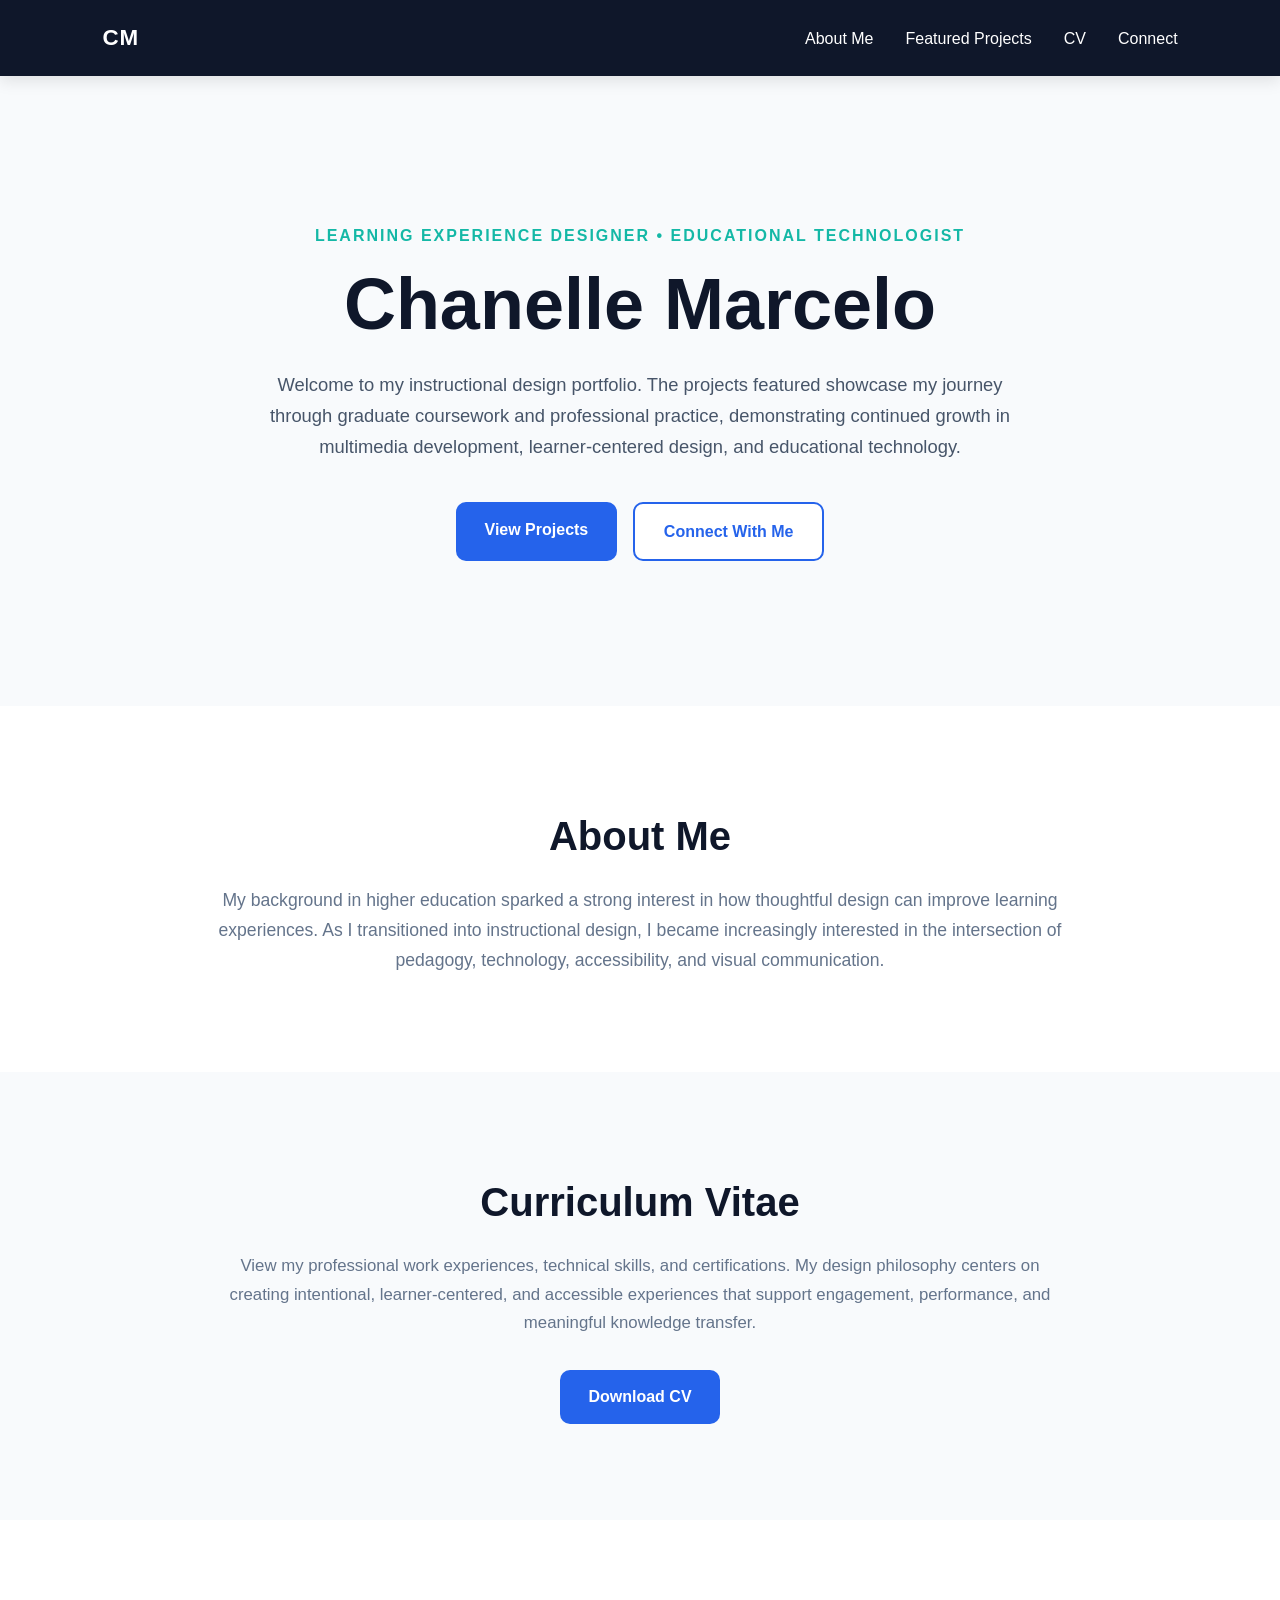
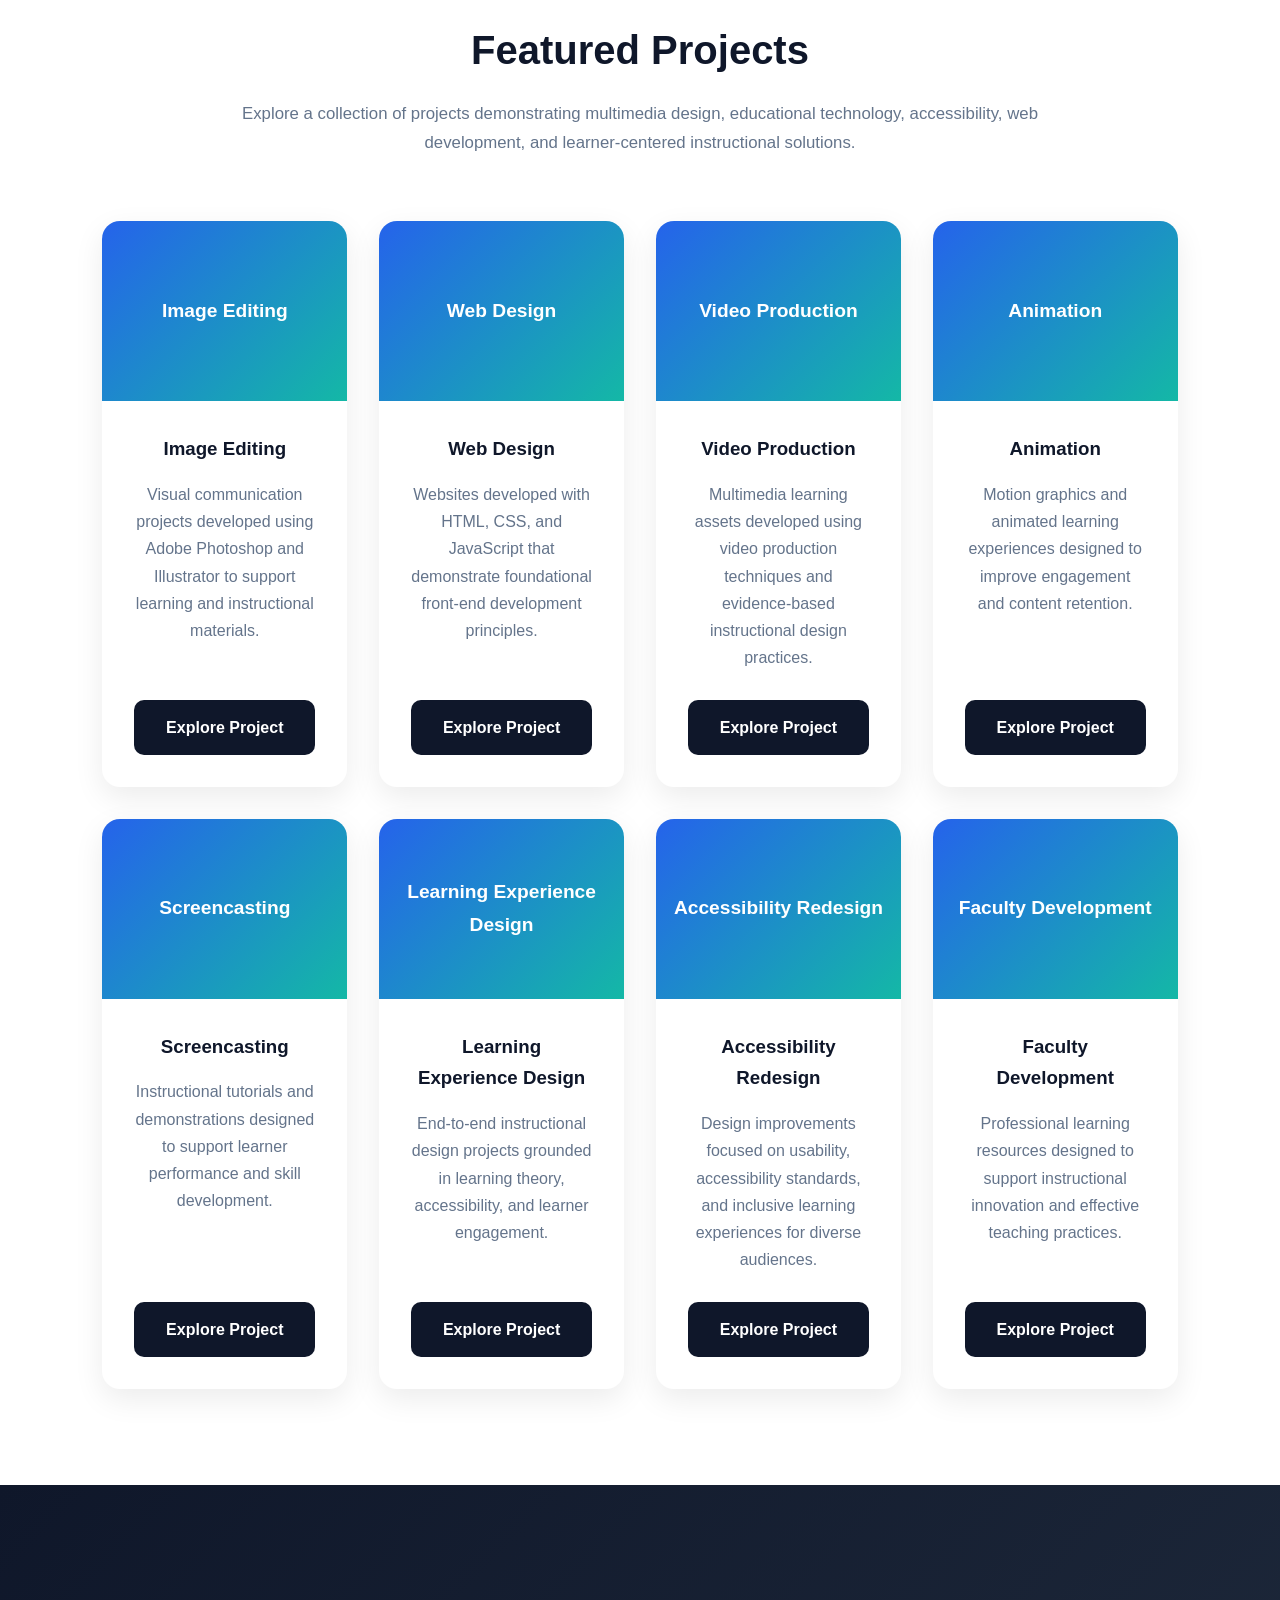
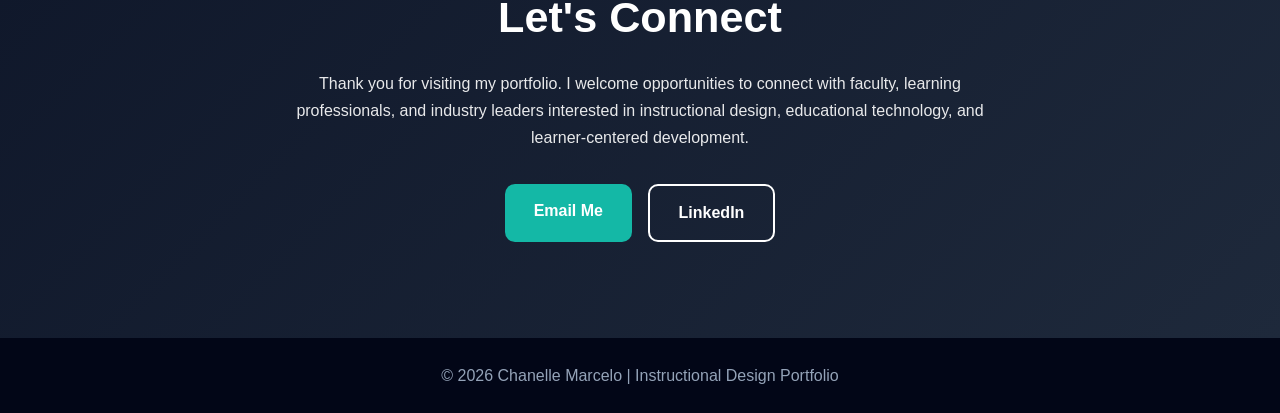
<file: index.html>
<!DOCTYPE html>
<html lang="en">

<head>
    <meta charset="UTF-8">
    <meta name="viewport" content="width=device-width, initial-scale=1.0">
    <title>Chanelle Marcelo | Instructional Design Portfolio</title>
    <link rel="stylesheet" href="AIstyle.css">
</head>

<body>

    <!-- Navigation -->

    <header>
        <nav class="navbar">

            <div class="logo">
                CM
            </div>

            <ul class="nav-links">
                <li><a href="#about">About Me</a></li>
                <li><a href="#projects">Featured Projects</a></li>
                <li><a href="#cv">CV</a></li>
                <li><a href="#contact">Connect</a></li>
            </ul>

        </nav>
    </header>

    <!-- Hero Section -->

    <section id="home" class="hero">

        <div class="hero-content">

            <p class="hero-tag">
                Learning Experience Designer • Educational Technologist
            </p>

            <h1>
                Chanelle Marcelo
            </h1>

            <p class="hero-description">
                Welcome to my instructional design portfolio. The projects featured
                showcase my journey through graduate coursework and professional practice,
                demonstrating continued growth in multimedia development,
                learner-centered design, and educational technology.
            </p>

            <div class="hero-buttons">

                <a href="#projects" class="btn-primary">
                    View Projects
                </a>

                <a href="#contact" class="btn-secondary">
                    Connect With Me
                </a>

            </div>

        </div>

    </section>

    <!-- About Me -->

    <section id="about" class="about-preview">

        <div class="section-heading">

            <h2>About Me</h2>

            <p>
                My background in higher education sparked a strong interest in how
                thoughtful design can improve learning experiences. As I transitioned
                into instructional design, I became increasingly interested in the
                intersection of pedagogy, technology, accessibility, and visual
                communication.
            </p>

        </div>

    </section>

    <!-- CV -->

    <section id="cv" class="cv-section">

        <div class="section-heading">

            <h2>Curriculum Vitae</h2>

            <p>
                View my professional work experiences, technical skills, and certifications.
                My design philosophy centers on creating intentional,
                learner-centered, and accessible experiences that support
                engagement, performance, and meaningful knowledge transfer.
     </p>

            <div class="cv-button">

                <a href="CV.pdf" class="btn-primary">
                    Download CV
                </a>

            </div>

        </div>

    </section>

    <!-- Featured Projects -->

    <section id="projects" class="projects-section">

        <div class="section-heading">

            <h2>Featured Projects</h2>

            <p>
                Explore a collection of projects demonstrating multimedia design,
                educational technology, accessibility, web development, and
                learner-centered instructional solutions.
            </p>

        </div>

        <div class="project-grid">

            <!-- Card 1 -->

            <article class="project-card">

                <div class="project-image">
                    <span>Image Editing</span>
                </div>

                <div class="project-content">

                    <h3>Image Editing</h3>

                    <p>
                        Visual communication projects developed using Adobe
                        Photoshop and Illustrator to support learning and
                        instructional materials.
                    </p>

                    <a href="imageediting.html" class="card-button">
                        Explore Project
                    </a>

                </div>

            </article>

            <!-- Card 2 -->

            <article class="project-card">

                <div class="project-image">
                    <span>Web Design</span>
                </div>

                <div class="project-content">

                    <h3>Web Design</h3>

                    <p>
                        Websites developed with HTML, CSS, and JavaScript that
                        demonstrate foundational front-end development principles.
                    </p>

                    <a href="webdesign.html" class="card-button">
                        Explore Project
                    </a>

                </div>

            </article>

            <!-- Card 3 -->

            <article class="project-card">

                <div class="project-image">
                    <span>Video Production</span>
                </div>

                <div class="project-content">

                    <h3>Video Production</h3>

                    <p>
                        Multimedia learning assets developed using video
                        production techniques and evidence-based instructional
                        design practices.
                    </p>

                    <a href="videoproduction.html" class="card-button">
                        Explore Project
                    </a>

                </div>

            </article>

            <!-- Card 4 -->

            <article class="project-card">

                <div class="project-image">
                    <span>Animation</span>
                </div>

                <div class="project-content">

                    <h3>Animation</h3>

                    <p>
                        Motion graphics and animated learning experiences
                        designed to improve engagement and content retention.
                    </p>

                    <a href="animation.html" class="card-button">
                        Explore Project
                    </a>

                </div>

            </article>

            <!-- Card 5 -->

            <article class="project-card">

                <div class="project-image">
                    <span>Screencasting</span>
                </div>

                <div class="project-content">

                    <h3>Screencasting</h3>

                    <p>
                        Instructional tutorials and demonstrations designed to
                        support learner performance and skill development.
                    </p>

                    <a href="screencast.html" class="card-button">
                        Explore Project
                    </a>

                </div>

            </article>

            <!-- Card 6 -->

            <article class="project-card">

                <div class="project-image">
                    <span>Learning Experience Design</span>
                </div>

                <div class="project-content">

                    <h3>Learning Experience Design</h3>

                    <p>
                        End-to-end instructional design projects grounded in
                        learning theory, accessibility, and learner engagement.
                    </p>

                    <a href="#" class="card-button">
                        Explore Project
                    </a>

                </div>

            </article>

            <!-- Card 7 -->

            <article class="project-card">

                <div class="project-image">
                    <span>Accessibility Redesign</span>
                </div>

                <div class="project-content">

                    <h3>Accessibility Redesign</h3>

                    <p>
                        Design improvements focused on usability,
                        accessibility standards, and inclusive
                        learning experiences for diverse audiences.
                    </p>

                    <a href="#" class="card-button">
                        Explore Project
                    </a>

                </div>

            </article>

            <!-- Card 8 -->

            <article class="project-card">

                <div class="project-image">
                    <span>Faculty Development</span>
                </div>

                <div class="project-content">

                    <h3>Faculty Development</h3>

                    <p>
                        Professional learning resources designed to support
                        instructional innovation and effective teaching
                        practices.
                    </p>

                    <a href="#" class="card-button">
                        Explore Project
                    </a>

                </div>

            </article>

        </div>

    </section>

    <!-- Contact -->

    <section id="contact" class="contact-section">

        <h2>Let's Connect</h2>

        <p>
            Thank you for visiting my portfolio. I welcome opportunities
            to connect with faculty, learning professionals, and industry
            leaders interested in instructional design, educational
            technology, and learner-centered development.
        </p>

        <div class="contact-buttons">

            <a href="mailto:youremail@email.com" class="btn-primary">
                Email Me
            </a>

            <a href="#" class="btn-secondary">
                LinkedIn
            </a>

        </div>

    </section>

    <!-- Footer -->

    <footer>

        <p>
            © 2026 Chanelle Marcelo | Instructional Design Portfolio
        </p>

    </footer>

</body>

</html>
</file>
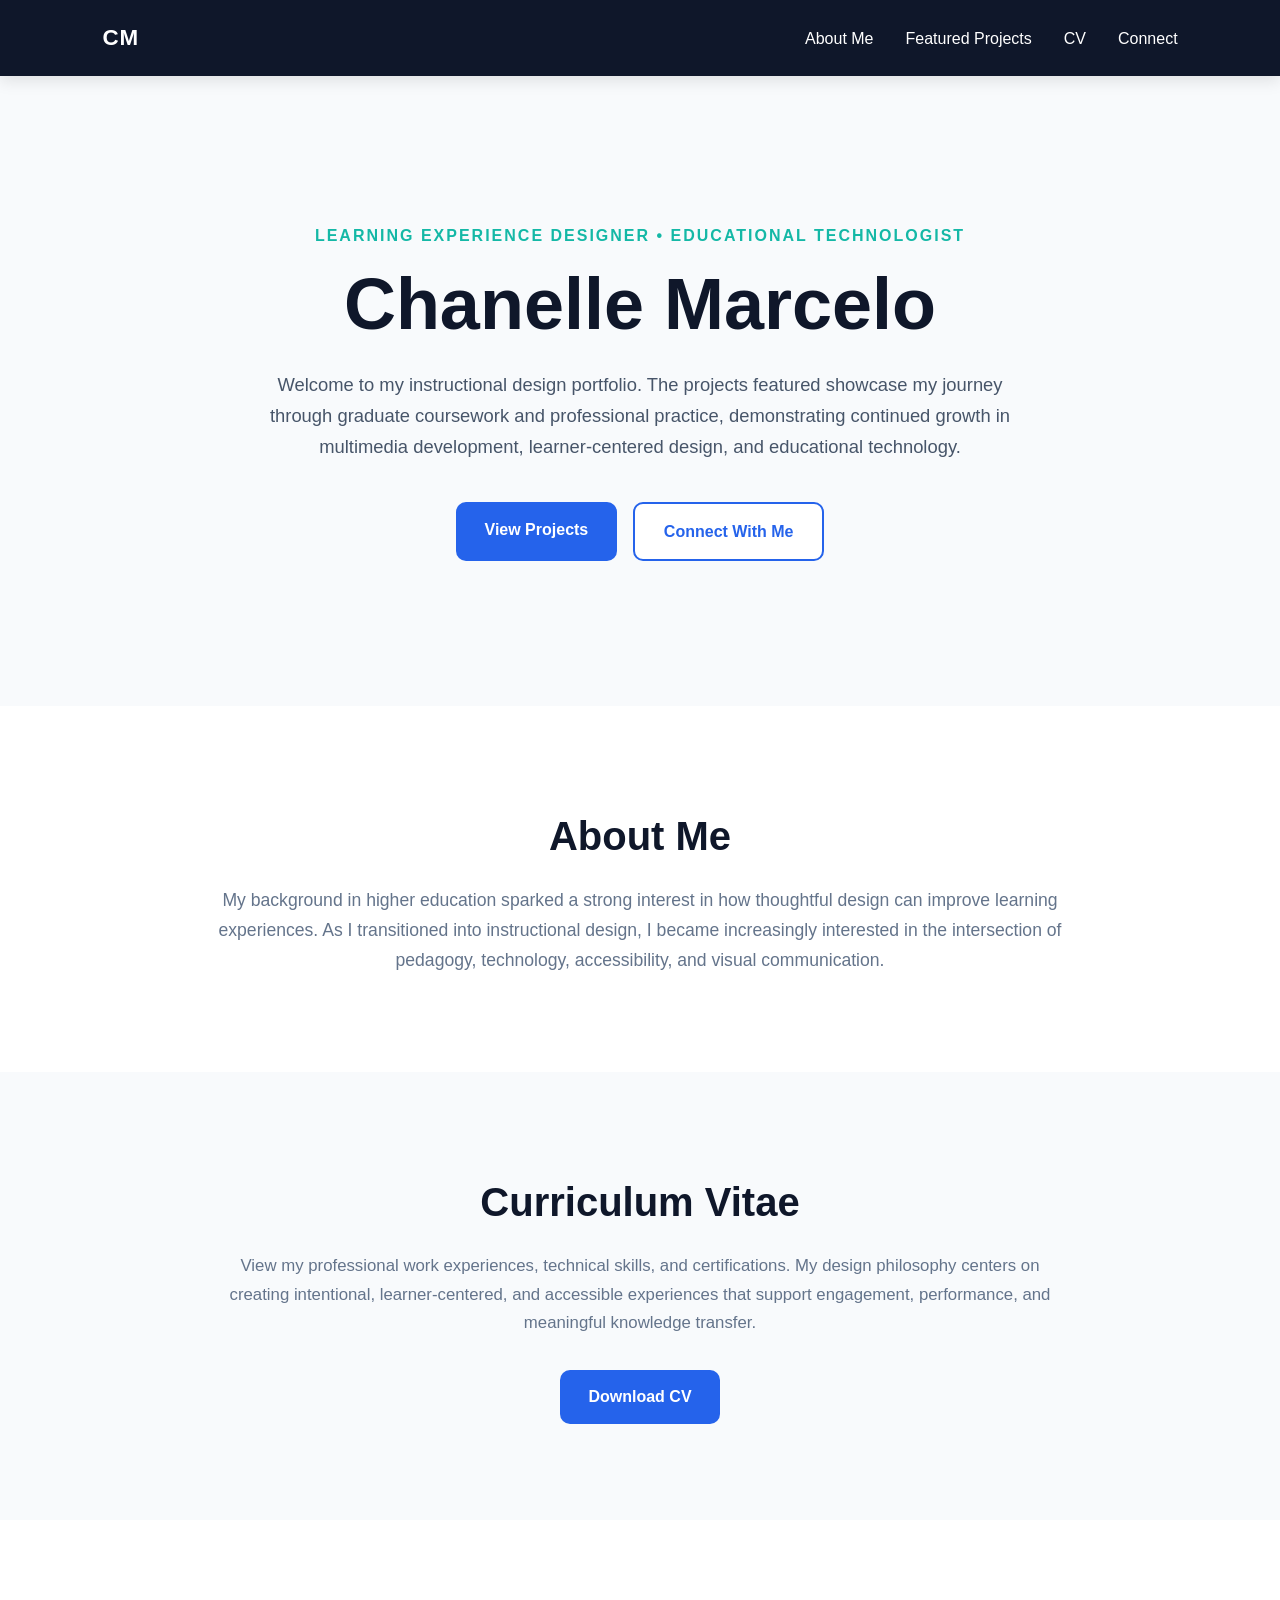
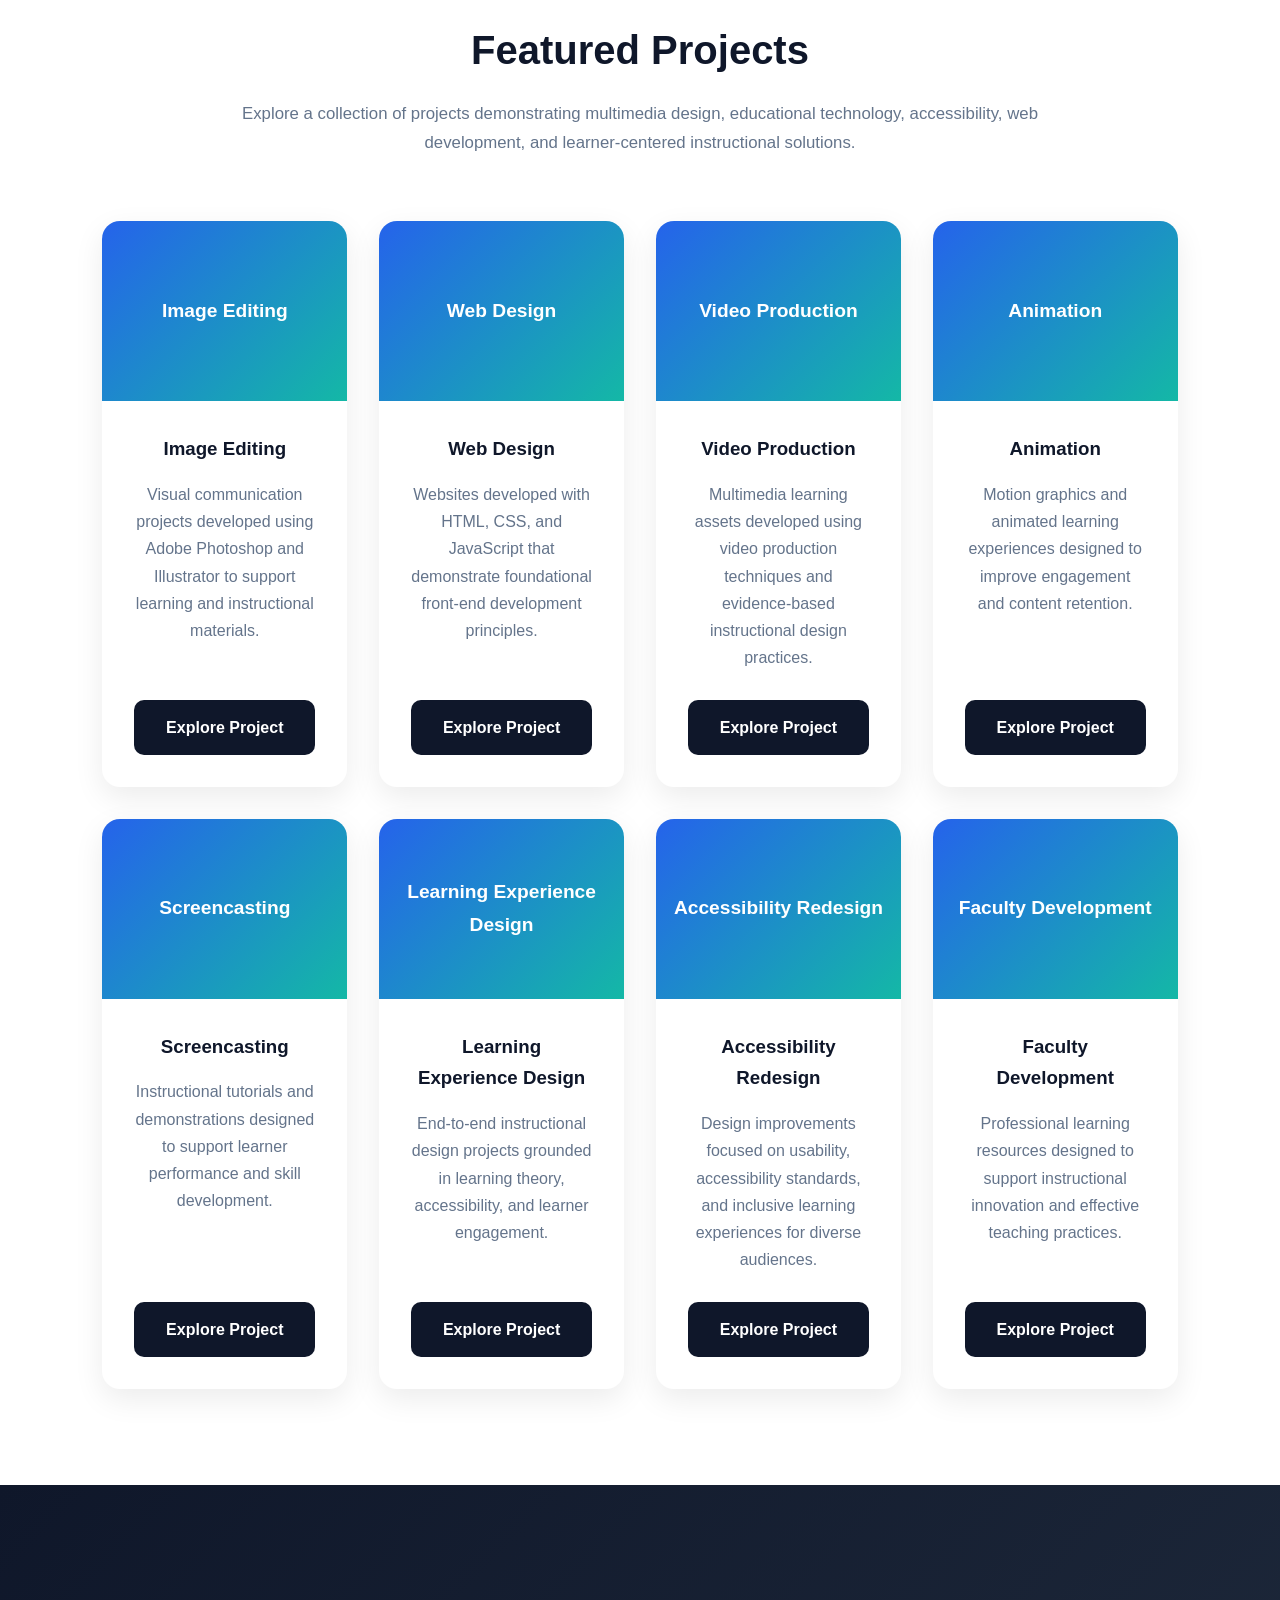
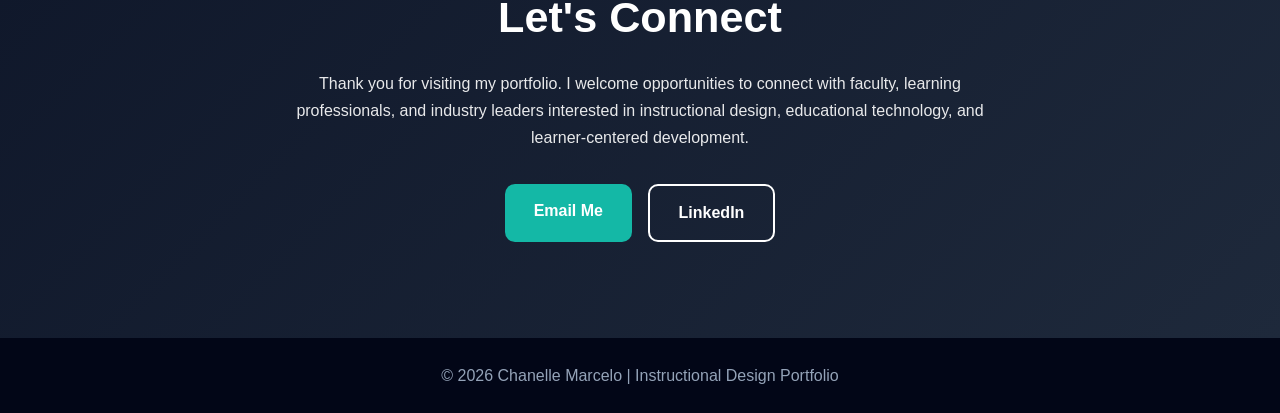
<file: AIindex.html>
<!DOCTYPE html>
<html lang="en">

<head>
    <meta charset="UTF-8">
    <meta name="viewport" content="width=device-width, initial-scale=1.0">
    <title>Chanelle Marcelo | Instructional Design Portfolio</title>
    <link rel="stylesheet" href="AIstyle.css">
</head>

<body>

    <!-- Navigation -->

    <header>
        <nav class="navbar">

            <div class="logo">
                CM
            </div>

            <ul class="nav-links">
                <li><a href="#about">About Me</a></li>
                <li><a href="#projects">Featured Projects</a></li>
                <li><a href="#cv">CV</a></li>
                <li><a href="#contact">Connect</a></li>
            </ul>

        </nav>
    </header>

    <!-- Hero Section -->

    <section id="home" class="hero">

        <div class="hero-content">

            <p class="hero-tag">
                Learning Experience Designer • Educational Technologist
            </p>

            <h1>
                Chanelle Marcelo
            </h1>

            <p class="hero-description">
                Welcome to my instructional design portfolio. The projects featured
                showcase my journey through graduate coursework and professional practice,
                demonstrating continued growth in multimedia development,
                learner-centered design, and educational technology.
            </p>

            <div class="hero-buttons">

                <a href="#projects" class="btn-primary">
                    View Projects
                </a>

                <a href="#contact" class="btn-secondary">
                    Connect With Me
                </a>

            </div>

        </div>

    </section>

    <!-- About Me -->

    <section id="about" class="about-preview">

        <div class="section-heading">

            <h2>About Me</h2>

            <p>
                My background in higher education sparked a strong interest in how
                thoughtful design can improve learning experiences. As I transitioned
                into instructional design, I became increasingly interested in the
                intersection of pedagogy, technology, accessibility, and visual
                communication.
            </p>

        </div>

    </section>

    <!-- CV -->

    <section id="cv" class="cv-section">

        <div class="section-heading">

            <h2>Curriculum Vitae</h2>

            <p>
                View my professional work experiences, technical skills, and certifications.
                My design philosophy centers on creating intentional,
                learner-centered, and accessible experiences that support
                engagement, performance, and meaningful knowledge transfer.
     </p>

            <div class="cv-button">

                <a href="CV.pdf" class="btn-primary">
                    Download CV
                </a>

            </div>

        </div>

    </section>

    <!-- Featured Projects -->

    <section id="projects" class="projects-section">

        <div class="section-heading">

            <h2>Featured Projects</h2>

            <p>
                Explore a collection of projects demonstrating multimedia design,
                educational technology, accessibility, web development, and
                learner-centered instructional solutions.
            </p>

        </div>

        <div class="project-grid">

            <!-- Card 1 -->

            <article class="project-card">

                <div class="project-image">
                    <span>Image Editing</span>
                </div>

                <div class="project-content">

                    <h3>Image Editing</h3>

                    <p>
                        Visual communication projects developed using Adobe
                        Photoshop and Illustrator to support learning and
                        instructional materials.
                    </p>

                    <a href="imageediting.html" class="card-button">
                        Explore Project
                    </a>

                </div>

            </article>

            <!-- Card 2 -->

            <article class="project-card">

                <div class="project-image">
                    <span>Web Design</span>
                </div>

                <div class="project-content">

                    <h3>Web Design</h3>

                    <p>
                        Websites developed with HTML, CSS, and JavaScript that
                        demonstrate foundational front-end development principles.
                    </p>

                    <a href="webdesign.html" class="card-button">
                        Explore Project
                    </a>

                </div>

            </article>

            <!-- Card 3 -->

            <article class="project-card">

                <div class="project-image">
                    <span>Video Production</span>
                </div>

                <div class="project-content">

                    <h3>Video Production</h3>

                    <p>
                        Multimedia learning assets developed using video
                        production techniques and evidence-based instructional
                        design practices.
                    </p>

                    <a href="videoproduction.html" class="card-button">
                        Explore Project
                    </a>

                </div>

            </article>

            <!-- Card 4 -->

            <article class="project-card">

                <div class="project-image">
                    <span>Animation</span>
                </div>

                <div class="project-content">

                    <h3>Animation</h3>

                    <p>
                        Motion graphics and animated learning experiences
                        designed to improve engagement and content retention.
                    </p>

                    <a href="animation.html" class="card-button">
                        Explore Project
                    </a>

                </div>

            </article>

            <!-- Card 5 -->

            <article class="project-card">

                <div class="project-image">
                    <span>Screencasting</span>
                </div>

                <div class="project-content">

                    <h3>Screencasting</h3>

                    <p>
                        Instructional tutorials and demonstrations designed to
                        support learner performance and skill development.
                    </p>

                    <a href="screencast.html" class="card-button">
                        Explore Project
                    </a>

                </div>

            </article>

            <!-- Card 6 -->

            <article class="project-card">

                <div class="project-image">
                    <span>Learning Experience Design</span>
                </div>

                <div class="project-content">

                    <h3>Learning Experience Design</h3>

                    <p>
                        End-to-end instructional design projects grounded in
                        learning theory, accessibility, and learner engagement.
                    </p>

                    <a href="#" class="card-button">
                        Explore Project
                    </a>

                </div>

            </article>

            <!-- Card 7 -->

            <article class="project-card">

                <div class="project-image">
                    <span>Accessibility Redesign</span>
                </div>

                <div class="project-content">

                    <h3>Accessibility Redesign</h3>

                    <p>
                        Design improvements focused on usability,
                        accessibility standards, and inclusive
                        learning experiences for diverse audiences.
                    </p>

                    <a href="#" class="card-button">
                        Explore Project
                    </a>

                </div>

            </article>

            <!-- Card 8 -->

            <article class="project-card">

                <div class="project-image">
                    <span>Faculty Development</span>
                </div>

                <div class="project-content">

                    <h3>Faculty Development</h3>

                    <p>
                        Professional learning resources designed to support
                        instructional innovation and effective teaching
                        practices.
                    </p>

                    <a href="#" class="card-button">
                        Explore Project
                    </a>

                </div>

            </article>

        </div>

    </section>

    <!-- Contact -->

    <section id="contact" class="contact-section">

        <h2>Let's Connect</h2>

        <p>
            Thank you for visiting my portfolio. I welcome opportunities
            to connect with faculty, learning professionals, and industry
            leaders interested in instructional design, educational
            technology, and learner-centered development.
        </p>

        <div class="contact-buttons">

            <a href="mailto:youremail@email.com" class="btn-primary">
                Email Me
            </a>

            <a href="#" class="btn-secondary">
                LinkedIn
            </a>

        </div>

    </section>

    <!-- Footer -->

    <footer>

        <p>
            © 2026 Chanelle Marcelo | Instructional Design Portfolio
        </p>

    </footer>

</body>

</html>
</file>
<file: AIstyle.css>
/* ================================
   GLOBAL STYLES
================================ */

* {
    margin: 0;
    padding: 0;
    box-sizing: border-box;
}

html {
    scroll-behavior: smooth;
}

body {
    font-family: "Segoe UI", sans-serif;
    background-color: #f8fafc;
    color: #1e293b;
    line-height: 1.7;
}

/* ================================
   NAVIGATION
================================ */

.navbar {
    position: sticky;
    top: 0;
    z-index: 1000;

    display: flex;
    justify-content: space-between;
    align-items: center;

    padding: 1.2rem 8%;

    background-color: #0f172a;

    box-shadow: 0 5px 15px rgba(0, 0, 0, 0.1);
}

.logo {
    font-size: 1.4rem;
    font-weight: 700;
    color: white;
    letter-spacing: 1px;
}

.nav-links {
    display: flex;
    list-style: none;
    gap: 2rem;
}

.nav-links a {
    color: white;
    text-decoration: none;
    font-weight: 500;
    transition: 0.3s;
}

.nav-links a:hover {
    color: #14b8a6;
}

/* ================================
   HERO SECTION
================================ */

.hero {
    min-height: 70vh;

    display: flex;
    justify-content: center;
    align-items: center;

    text-align: center;

    padding: 4rem 8%;
}

.hero-content {
    max-width: 900px;
}

.hero-tag {
    color: #14b8a6;
    text-transform: uppercase;
    letter-spacing: 2px;
    font-weight: 600;
    margin-bottom: 1rem;
}

.hero h1 {
    font-size: 4.5rem;
    line-height: 1.1;
    margin-bottom: 1.5rem;
    color: #0f172a;
}

.hero-description {
    max-width: 750px;
    margin: 0 auto;
    font-size: 1.15rem;
    color: #475569;
}

.hero-buttons {
    display: flex;
    justify-content: center;
    gap: 1rem;
    margin-top: 2.5rem;
    flex-wrap: wrap;
}

/* ================================
   BUTTONS
================================ */

.btn-primary,
.btn-secondary,
.card-button {
    display: inline-block;
    text-decoration: none;
    padding: 0.85rem 1.8rem;
    border-radius: 10px;
    font-weight: 600;
    transition: 0.3s;
}

.btn-primary {
    background: #2563eb;
    color: white;
}

.btn-primary:hover {
    background: #1d4ed8;
    transform: translateY(-3px);
}

.btn-secondary {
    background: white;
    color: #2563eb;
    border: 2px solid #2563eb;
}

.btn-secondary:hover {
    background: #eff6ff;
}

.card-button {
    background: #0f172a;
    color: white;
    margin-top: auto;
}

.card-button:hover {
    background: #2563eb;
}

/* ================================
   SECTION STYLES
================================ */

.about-preview,
.cv-section,
.projects-section,
.contact-section {
    padding: 6rem 8%;
}

.section-heading {
    text-align: center;
    max-width: 850px;
    margin: 0 auto;
}

.section-heading h2 {
    font-size: 2.5rem;
    color: #0f172a;
    margin-bottom: 1rem;
}

.section-heading p {
    color: #64748b;
    font-size: 1.05rem;
}

/* ================================
   ABOUT SECTION
================================ */

.about-preview {
    background: white;
}

.about-preview p {
    font-size: 1.1rem;
    margin-top: 1rem;
}

/* ================================
   CV SECTION
================================ */

.cv-section {
    background: #f8fafc;
}

.cv-button {
    margin-top: 2rem;
}

/* ================================
   PROJECT SECTION
================================ */

.projects-section {
    background: #ffffff;
}

.project-grid {
    display: grid;
    grid-template-columns: repeat(4, 1fr);
    gap: 2rem;

    margin-top: 4rem;
}

.project-card {
    background: white;

    border-radius: 18px;

    overflow: hidden;

    display: flex;
    flex-direction: column;

    box-shadow: 0 10px 30px rgba(0, 0, 0, 0.08);

    transition: 0.35s;
}

.project-card:hover {
    transform: translateY(-8px);

    box-shadow: 0 20px 40px rgba(0, 0, 0, 0.12);
}

.project-image {
    height: 180px;

    background: linear-gradient(
        135deg,
        #2563eb,
        #14b8a6
    );

    display: flex;
    justify-content: center;
    align-items: center;

    text-align: center;

    padding: 1rem;

    color: white;
    font-size: 1.2rem;
    font-weight: 700;
}

.project-content {
    padding: 2rem;

    text-align: center;

    display: flex;
    flex-direction: column;

    flex-grow: 1;
}

.project-content h3 {
    color: #0f172a;
    margin-bottom: 1rem;
}

.project-content p {
    color: #64748b;
    margin-bottom: 1.8rem;
}

/* ================================
   CONTACT SECTION
================================ */

.contact-section {
    background: linear-gradient(
        135deg,
        #0f172a,
        #1e293b
    );

    text-align: center;
    color: white;
}

.contact-section h2 {
    font-size: 2.7rem;
    margin-bottom: 1rem;
}

.contact-section p {
    max-width: 700px;
    margin: 0 auto;
    opacity: 0.9;
}

.contact-buttons {
    margin-top: 2rem;

    display: flex;
    justify-content: center;
    gap: 1rem;

    flex-wrap: wrap;
}

.contact-section .btn-primary {
    background: #14b8a6;
}

.contact-section .btn-primary:hover {
    background: #0d9488;
}

.contact-section .btn-secondary {
    background: transparent;
    color: white;
    border-color: white;
}

.contact-section .btn-secondary:hover {
    background: rgba(255, 255, 255, 0.1);
}

/* ================================
   FOOTER
================================ */

footer {
    background: #020617;
    color: #94a3b8;
    text-align: center;
    padding: 1.5rem;
}

/* ================================
   RESPONSIVE DESIGN
================================ */

@media (max-width: 1100px) {

    .project-grid {
        grid-template-columns: repeat(2, 1fr);
    }

}

@media (max-width: 900px) {

    .navbar {
        flex-direction: column;
        gap: 1rem;
    }

    .nav-links {
        flex-wrap: wrap;
        justify-content: center;
    }

    .hero h1 {
        font-size: 3rem;
    }

}

@media (max-width: 600px) {

    .project-grid {
        grid-template-columns: 1fr;
    }

    .hero h1 {
        font-size: 2.3rem;
    }

    .section-heading h2 {
        font-size: 2rem;
    }

    .hero-description {
        font-size: 1rem;
    }

}
</file>
